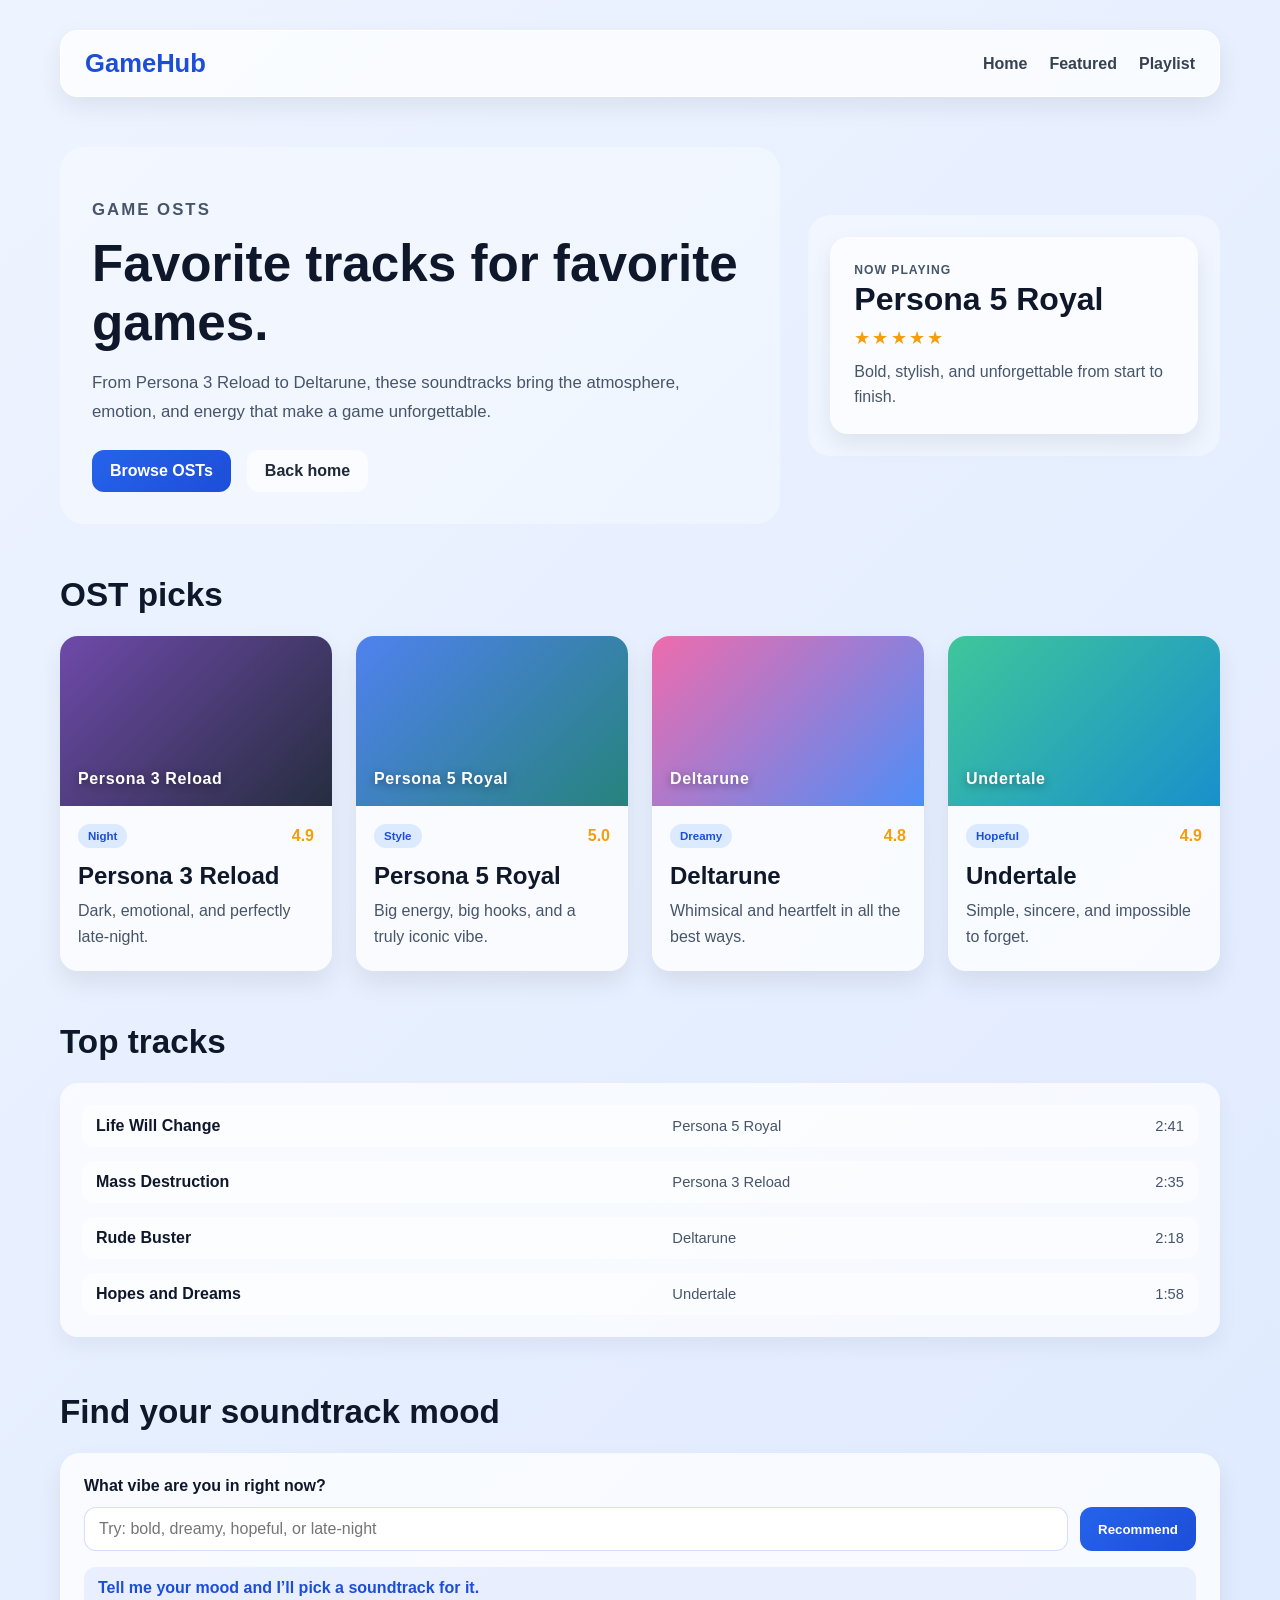
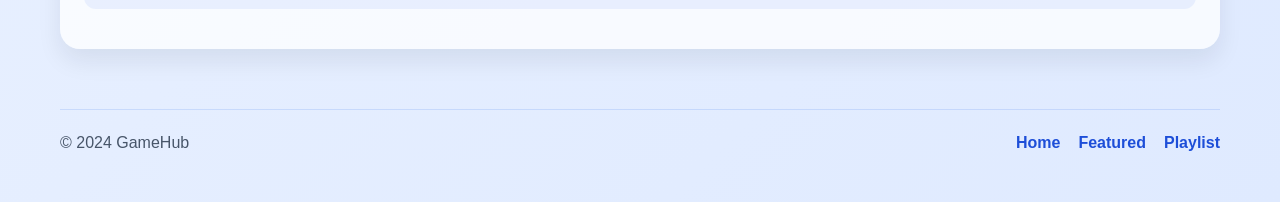
<file: osts.html>
<!DOCTYPE html>
<html lang="en">
<head>
  <meta charset="UTF-8" />
  <meta name="viewport" content="width=device-width, initial-scale=1.0" />
  <title>GameHub | OSTs</title>
  <link rel="stylesheet" href="styles.css" />
</head>
<body>
  <header>
    <nav class="navbar" aria-label="Main navigation">
      <a href="Project%20check%20in" class="brand">GameHub</a>
      <ul class="nav-links">
        <li><a href="Project%20check%20in">Home</a></li>
        <li><a href="#featured">Featured</a></li>
        <li><a href="#playlist">Playlist</a></li>
      </ul>
    </nav>
  </header>

  <main>
    <section class="hero ost-hero" aria-labelledby="ost-title">
      <div class="hero-copy">
        <p class="eyebrow">Game OSTs</p>
        <h1 id="ost-title">Favorite tracks for favorite games.</h1>
        <p>From Persona 3 Reload to Deltarune, these soundtracks bring the atmosphere, emotion, and energy that make a game unforgettable.</p>
        <div class="btn-row">
          <a href="#featured" class="btn btn-primary">Browse OSTs</a>
          <a href="Project%20check%20in" class="btn btn-secondary">Back home</a>
        </div>
      </div>

      <aside class="hero-panel">
        <div class="spotlight-card">
          <p class="label">Now playing</p>
          <h2>Persona 5 Royal</h2>
          <div class="stars">★★★★★</div>
          <p>Bold, stylish, and unforgettable from start to finish.</p>
        </div>
      </aside>
    </section>

    <section id="featured" aria-labelledby="featured-title">
      <div class="section-header">
        <h2 id="featured-title">OST picks</h2>
      </div>

      <div class="ost-grid">
        <article class="ost-card">
          <div class="ost-art art-1">Persona 3 Reload</div>
          <div class="game-body">
            <div class="game-meta">
              <span class="tag">Night</span>
              <span class="score">4.9</span>
            </div>
            <h3>Persona 3 Reload</h3>
            <p>Dark, emotional, and perfectly late-night.</p>
          </div>
        </article>

        <article class="ost-card">
          <div class="ost-art art-2">Persona 5 Royal</div>
          <div class="game-body">
            <div class="game-meta">
              <span class="tag">Style</span>
              <span class="score">5.0</span>
            </div>
            <h3>Persona 5 Royal</h3>
            <p>Big energy, big hooks, and a truly iconic vibe.</p>
          </div>
        </article>

        <article class="ost-card">
          <div class="ost-art art-3">Deltarune</div>
          <div class="game-body">
            <div class="game-meta">
              <span class="tag">Dreamy</span>
              <span class="score">4.8</span>
            </div>
            <h3>Deltarune</h3>
            <p>Whimsical and heartfelt in all the best ways.</p>
          </div>
        </article>

        <article class="ost-card">
          <div class="ost-art art-4">Undertale</div>
          <div class="game-body">
            <div class="game-meta">
              <span class="tag">Hopeful</span>
              <span class="score">4.9</span>
            </div>
            <h3>Undertale</h3>
            <p>Simple, sincere, and impossible to forget.</p>
          </div>
        </article>
      </div>
    </section>

    <section id="playlist" aria-labelledby="playlist-title">
      <div class="section-header">
        <h2 id="playlist-title">Top tracks</h2>
      </div>

      <div class="playlist-panel">
        <ul class="track-list">
          <li><span class="track-name">Life Will Change</span><span class="track-meta">Persona 5 Royal</span><span class="track-time">2:41</span></li>
          <li><span class="track-name">Mass Destruction</span><span class="track-meta">Persona 3 Reload</span><span class="track-time">2:35</span></li>
          <li><span class="track-name">Rude Buster</span><span class="track-meta">Deltarune</span><span class="track-time">2:18</span></li>
          <li><span class="track-name">Hopes and Dreams</span><span class="track-meta">Undertale</span><span class="track-time">1:58</span></li>
        </ul>
      </div>
    </section>

    <section class="recommendation-section" aria-labelledby="recommendation-title">
      <div class="section-header">
        <h2 id="recommendation-title">Find your soundtrack mood</h2>
      </div>

      <div class="recommendation-box">
        <label for="mood-input">What vibe are you in right now?</label>
        <div class="recommendation-controls">
          <input id="mood-input" type="text" placeholder="Try: bold, dreamy, hopeful, or late-night" />
          <button id="mood-button" type="button">Recommend</button>
        </div>
        <p id="mood-feedback" class="mood-feedback" aria-live="polite">Tell me your mood and I’ll pick a soundtrack for it.</p>
      </div>
    </section>
  </main>

  <footer>
    <div class="footer-wrap">
      <p>© 2024 GameHub</p>
      <div class="footer-links">
        <a href="Project%20check%20in">Home</a>
        <a href="#featured">Featured</a>
        <a href="#playlist">Playlist</a>
      </div>
    </div>
  </footer>

  <script src="osts-script.js"></script>
</body>
</html>
</file>
<file: styles.css>
* {
  box-sizing: border-box;
}

:root {
  --bg-1: #eef4ff;
  --bg-2: #dfeaff;
  --card: rgba(255, 255, 255, 0.8);
  --panel: rgba(255, 255, 255, 0.7);
  --border: rgba(255, 255, 255, 0.9);
  --primary: #2563eb;
  --primary-dark: #1d4ed8;
  --text: #1f2937;
  --muted: #475569;
  --shadow: rgba(15, 23, 42, 0.08);
  --success: #1d9d66;
  --warning: #b45309;
}

body {
  margin: 0;
  min-height: 100vh;
  background: linear-gradient(135deg, var(--bg-1) 0%, var(--bg-2) 100%);
  font-family: Arial, sans-serif;
  color: var(--text);
}

a {
  text-decoration: none;
}

header {
  max-width: 1200px;
  margin: 0 auto;
  padding: 30px 20px 0;
}

.navbar {
  display: flex;
  justify-content: space-between;
  align-items: center;
  background: var(--panel);
  border: 1px solid var(--border);
  border-radius: 18px;
  padding: 18px 24px;
  box-shadow: 0 10px 25px var(--shadow);
}

.brand {
  font-size: 1.6rem;
  font-weight: 700;
  color: var(--primary-dark);
}

.nav-links {
  list-style: none;
  display: flex;
  gap: 22px;
  margin: 0;
  padding: 0;
}

.nav-links a {
  color: #374151;
  font-weight: 600;
}

main {
  max-width: 1200px;
  margin: 0 auto;
  padding: 40px 20px 60px;
}

.hero {
  display: grid;
  grid-template-columns: 1.4fr 0.8fr;
  gap: 28px;
  align-items: center;
  margin-top: 10px;
}

.hero-copy {
  background: rgba(255, 255, 255, 0.3);
  border-radius: 24px;
  padding: 32px;
}

.eyebrow {
  text-transform: uppercase;
  letter-spacing: 0.12em;
  font-size: 12px;
  font-weight: 700;
  color: var(--primary);
  margin-bottom: 10px;
}

h1 {
  margin: 0;
  font-size: clamp(2.3rem, 4vw, 4rem);
  color: #0f172a;
}

.hero-copy p {
  color: var(--muted);
  font-size: 1.05rem;
  line-height: 1.7;
  max-width: 620px;
}

.btn-row {
  display: flex;
  gap: 16px;
  margin-top: 24px;
  flex-wrap: wrap;
}

.btn {
  display: inline-block;
  border-radius: 12px;
  font-weight: 700;
  padding: 12px 18px;
  transition: transform 0.2s ease;
}

.btn:hover {
  transform: translateY(-2px);
}

.btn-primary {
  background: linear-gradient(135deg, var(--primary), var(--primary-dark));
  color: white;
}

.btn-secondary {
  background: rgba(255, 255, 255, 0.65);
  color: #1f2937;
}

.hero-panel {
  background: rgba(255, 255, 255, 0.35);
  border-radius: 22px;
  padding: 22px;
  min-height: 220px;
  display: flex;
  align-items: center;
}

.spotlight-card {
  width: 100%;
  background: rgba(255, 255, 255, 0.7);
  border-radius: 18px;
  padding: 24px;
  box-shadow: 0 10px 22px rgba(15, 23, 42, 0.08);
}

.label {
  margin: 0 0 8px;
  color: var(--primary);
  font-size: 0.76rem;
  font-weight: 700;
  text-transform: uppercase;
  letter-spacing: 0.08em;
}

.spotlight-card h2 {
  margin: 0;
  font-size: 2rem;
  color: #0f172a;
}

.stars {
  color: #f59e0b;
  letter-spacing: 0.12em;
  margin: 10px 0;
  font-size: 1.1rem;
}

.spotlight-card p {
  margin: 0;
  color: var(--muted);
  line-height: 1.6;
}

section {
  margin-top: 52px;
}

.section-header {
  margin-bottom: 22px;
}

.section-header h2 {
  margin: 0;
  font-size: clamp(1.8rem, 2.6vw, 2.5rem);
  color: #0f172a;
}

.ost-grid {
  display: grid;
  grid-template-columns: repeat(auto-fit, minmax(220px, 1fr));
  gap: 24px;
}

.ost-card {
  background: rgba(255, 255, 255, 0.75);
  border-radius: 18px;
  overflow: hidden;
  box-shadow: 0 12px 24px rgba(0, 0, 0, 0.08);
}

.ost-art {
  display: flex;
  align-items: flex-end;
  min-height: 170px;
  padding: 18px;
  font-weight: 700;
  color: white;
  letter-spacing: 0.04em;
  text-shadow: 0 2px 8px rgba(0, 0, 0, 0.4);
}

.art-1 {
  background: linear-gradient(135deg, rgba(76, 29, 149, 0.8), rgba(15, 23, 42, 0.9));
}

.art-2 {
  background: linear-gradient(135deg, rgba(37, 99, 235, 0.8), rgba(15, 118, 110, 0.9));
}

.art-3 {
  background: linear-gradient(135deg, rgba(236, 72, 153, 0.8), rgba(59, 130, 246, 0.9));
}

.art-4 {
  background: linear-gradient(135deg, rgba(16, 185, 129, 0.8), rgba(2, 132, 199, 0.9));
}

.game-body {
  padding: 18px 18px 22px;
}

.game-meta {
  display: flex;
  justify-content: space-between;
  align-items: center;
  gap: 10px;
  margin-bottom: 14px;
}

.tag {
  display: inline-block;
  padding: 6px 10px;
  border-radius: 999px;
  background: #dbeafe;
  color: var(--primary-dark);
  font-size: 0.72rem;
  font-weight: 700;
}

.score {
  color: #f59e0b;
  font-weight: 700;
}

.ost-card h3 {
  margin: 0 0 8px;
  font-size: 1.5rem;
  color: #0f172a;
}

.ost-card p {
  margin: 0;
  line-height: 1.6;
  color: var(--muted);
}

.playlist-panel {
  background: rgba(255, 255, 255, 0.7);
  border-radius: 18px;
  padding: 22px;
  box-shadow: 0 10px 20px rgba(15, 23, 42, 0.05);
}

.track-list {
  list-style: none;
  display: grid;
  gap: 14px;
  margin: 0;
  padding: 0;
}

.track-list li {
  display: grid;
  grid-template-columns: minmax(130px, 1.2fr) minmax(120px, 1fr) auto;
  gap: 16px;
  align-items: center;
  padding: 12px 14px;
  border-radius: 12px;
  background: rgba(255, 255, 255, 0.6);
}

.track-name {
  font-weight: 700;
  color: #0f172a;
}

.track-meta,
.track-time {
  color: var(--muted);
  font-size: 0.92rem;
}

.recommendation-section {
  margin-top: 56px;
}

.recommendation-box {
  background: rgba(255, 255, 255, 0.75);
  border-radius: 20px;
  padding: 24px;
  box-shadow: 0 12px 24px rgba(15, 23, 42, 0.08);
}

.recommendation-box label {
  display: block;
  margin-bottom: 12px;
  font-weight: 700;
  color: #0f172a;
}

.recommendation-controls {
  display: flex;
  gap: 12px;
  flex-wrap: wrap;
}

#mood-input {
  flex: 1 1 240px;
  padding: 12px 14px;
  border: 1px solid rgba(37, 99, 235, 0.2);
  border-radius: 12px;
  font-size: 1rem;
}

button {
  border: none;
  border-radius: 12px;
  background: linear-gradient(135deg, var(--primary), var(--primary-dark));
  color: white;
  font-weight: 700;
  padding: 12px 18px;
  cursor: pointer;
}

.mood-feedback {
  margin-top: 16px;
  padding: 12px 14px;
  border-radius: 12px;
  background: rgba(37, 99, 235, 0.08);
  color: var(--primary-dark);
  font-weight: 600;
  transition: all 0.2s ease;
}

.mood-feedback.success {
  background: rgba(29, 157, 102, 0.1);
  color: var(--success);
}

.mood-feedback.warning {
  background: rgba(180, 83, 9, 0.1);
  color: var(--warning);
}

footer {
  max-width: 1200px;
  margin: 0 auto;
  padding: 0 20px 50px;
}

.footer-wrap {
  display: flex;
  justify-content: space-between;
  align-items: center;
  gap: 16px;
  padding-top: 24px;
  border-top: 1px solid rgba(37, 99, 235, 0.15);
}

.footer-wrap p {
  margin: 0;
  color: #475569;
}

.footer-links {
  display: flex;
  gap: 18px;
  flex-wrap: wrap;
}

.footer-links a {
  color: #1d4ed8;
  font-weight: 600;
}

@media (max-width: 760px) {
  .navbar,
  .footer-wrap {
    flex-direction: column;
    align-items: flex-start;
  }

  .nav-links {
    flex-wrap: wrap;
    gap: 12px 18px;
  }

  .hero {
    grid-template-columns: 1fr;
  }

  .hero-copy {
    padding: 24px 18px;
  }

  .track-list li {
    grid-template-columns: 1fr;
    gap: 8px;
  }
}
</file>
